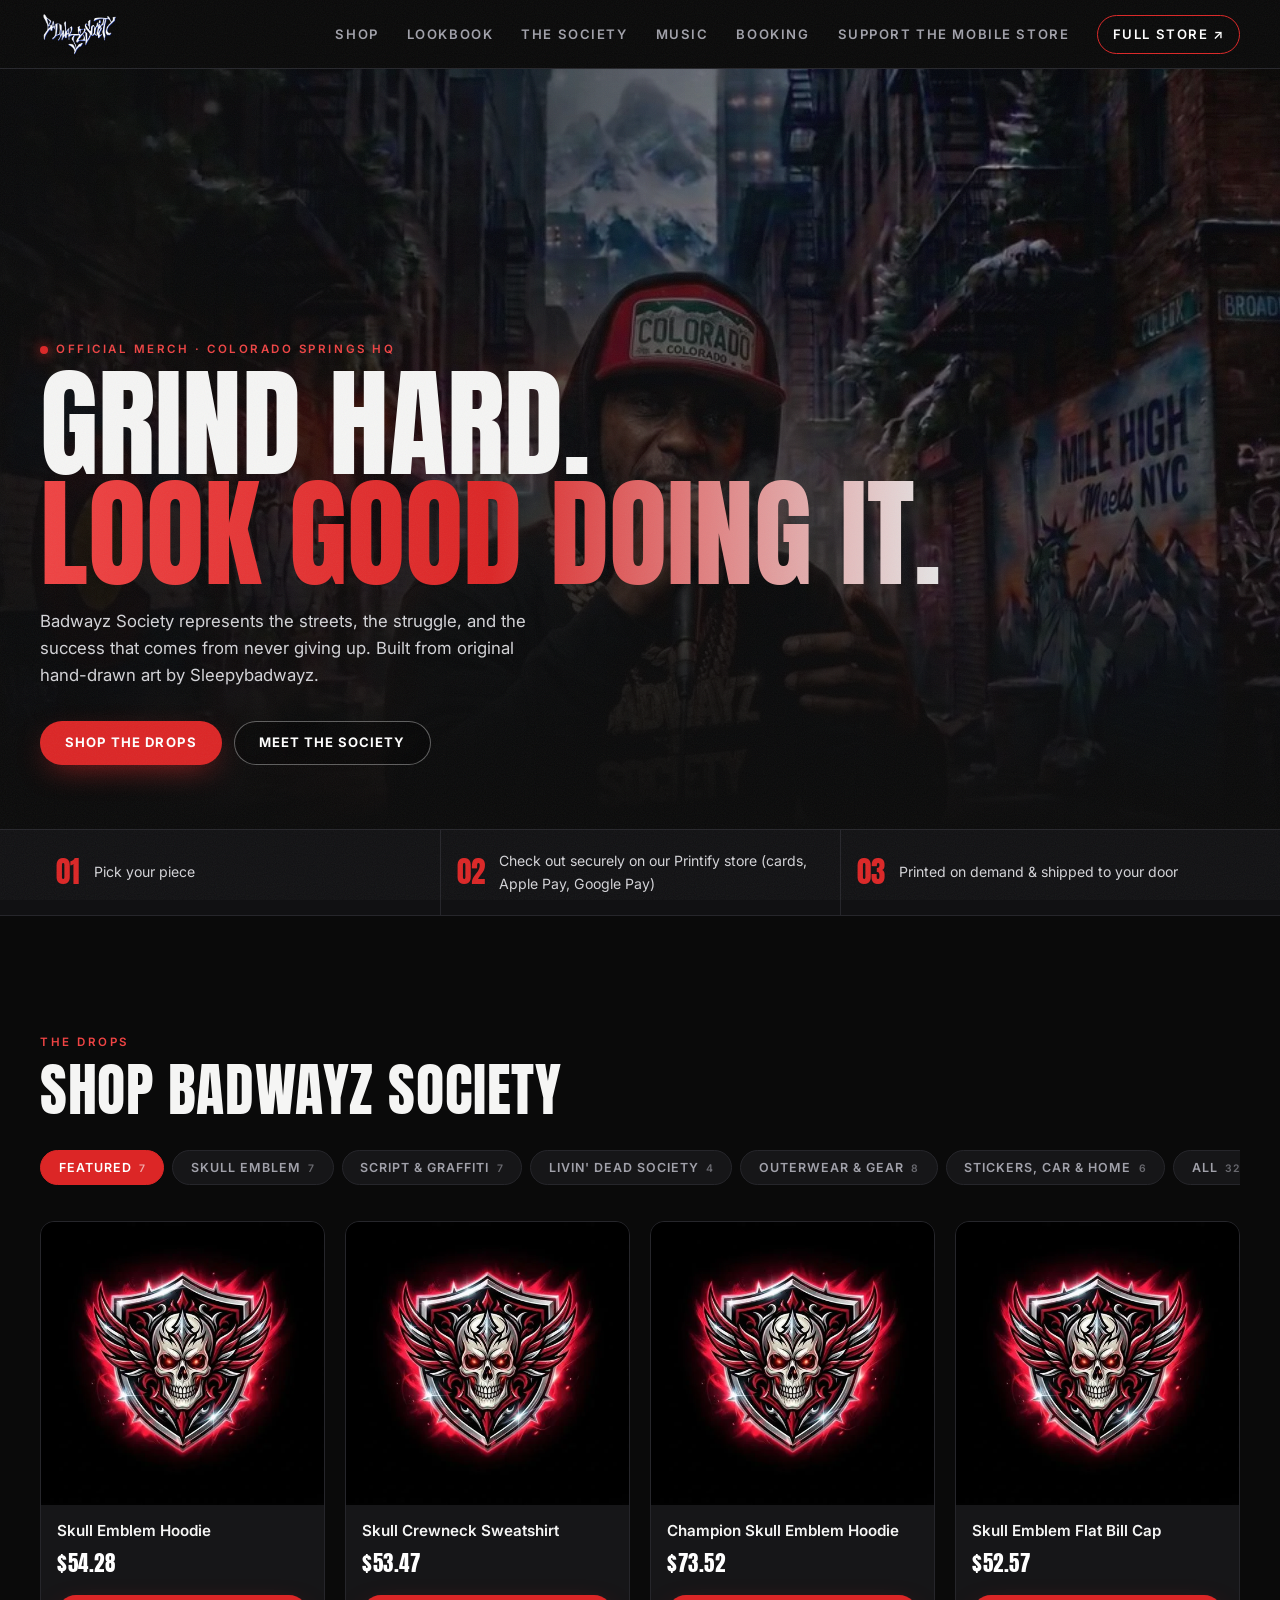
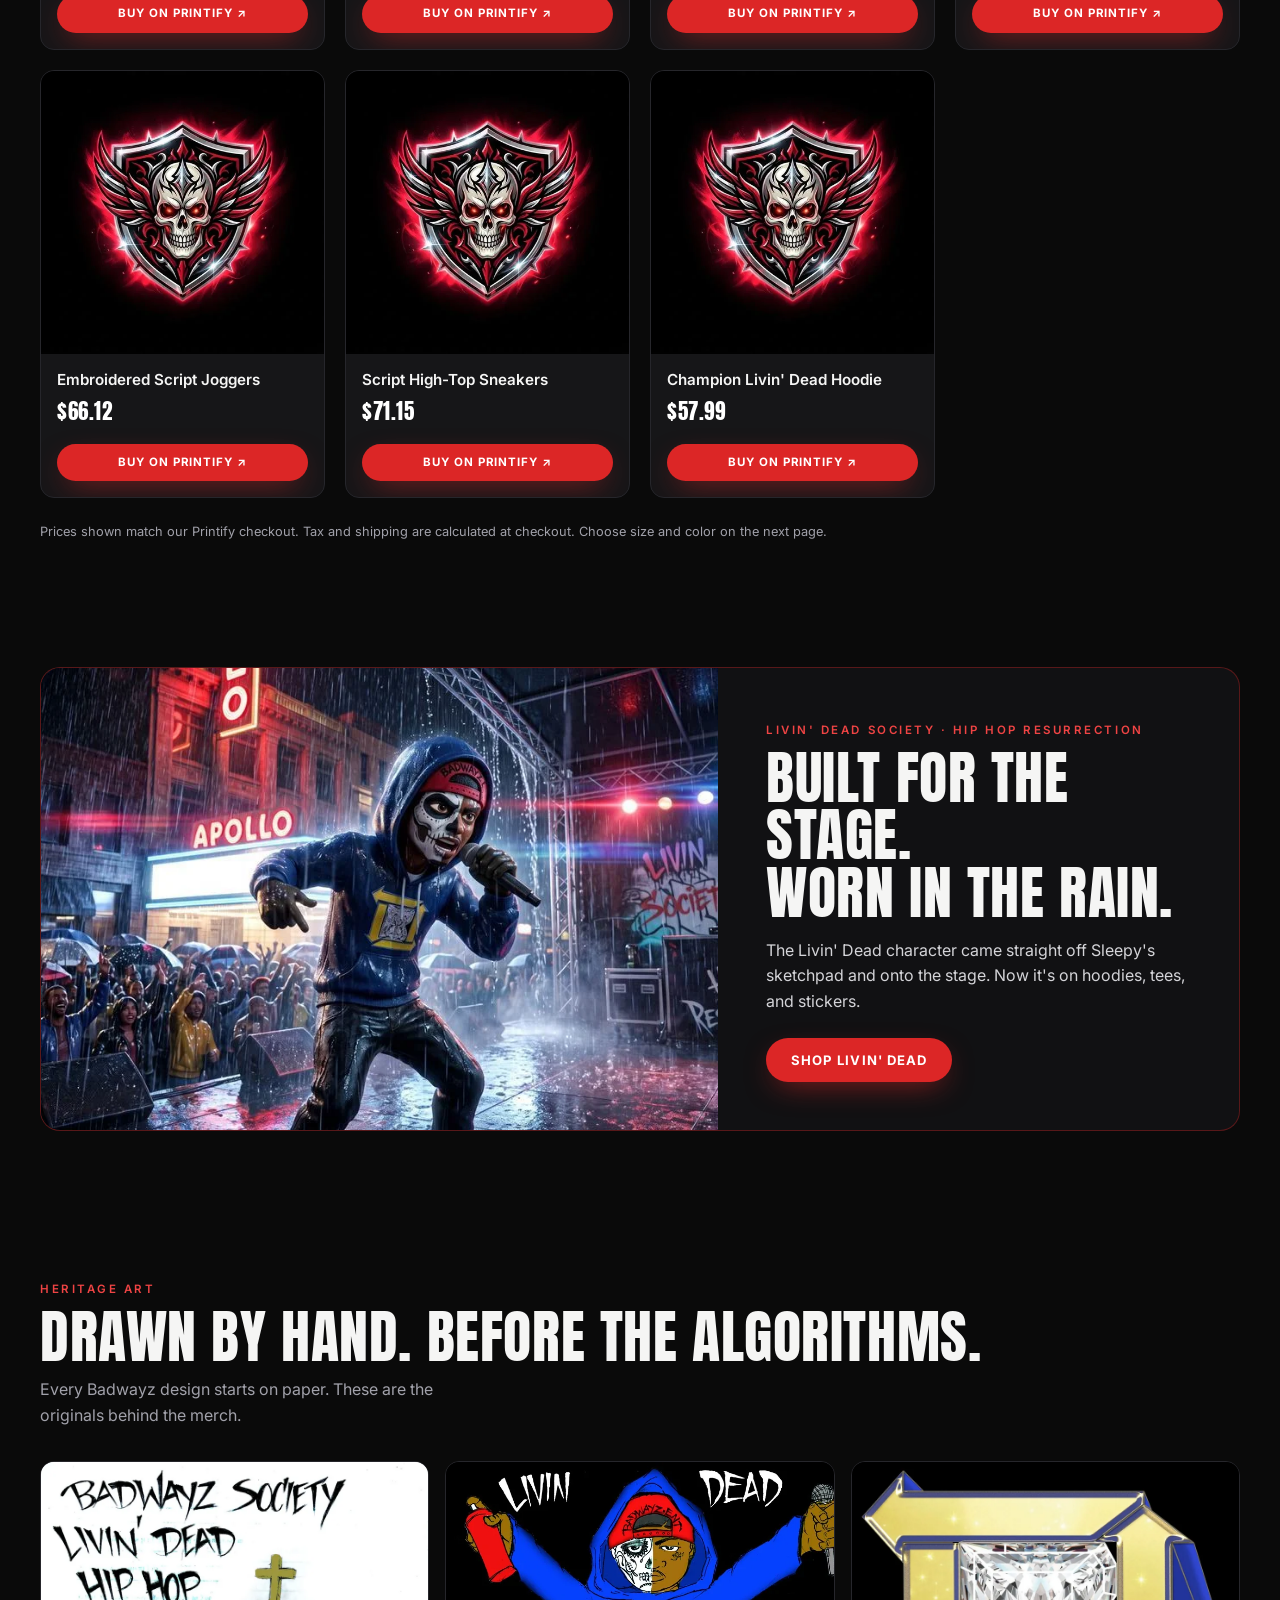
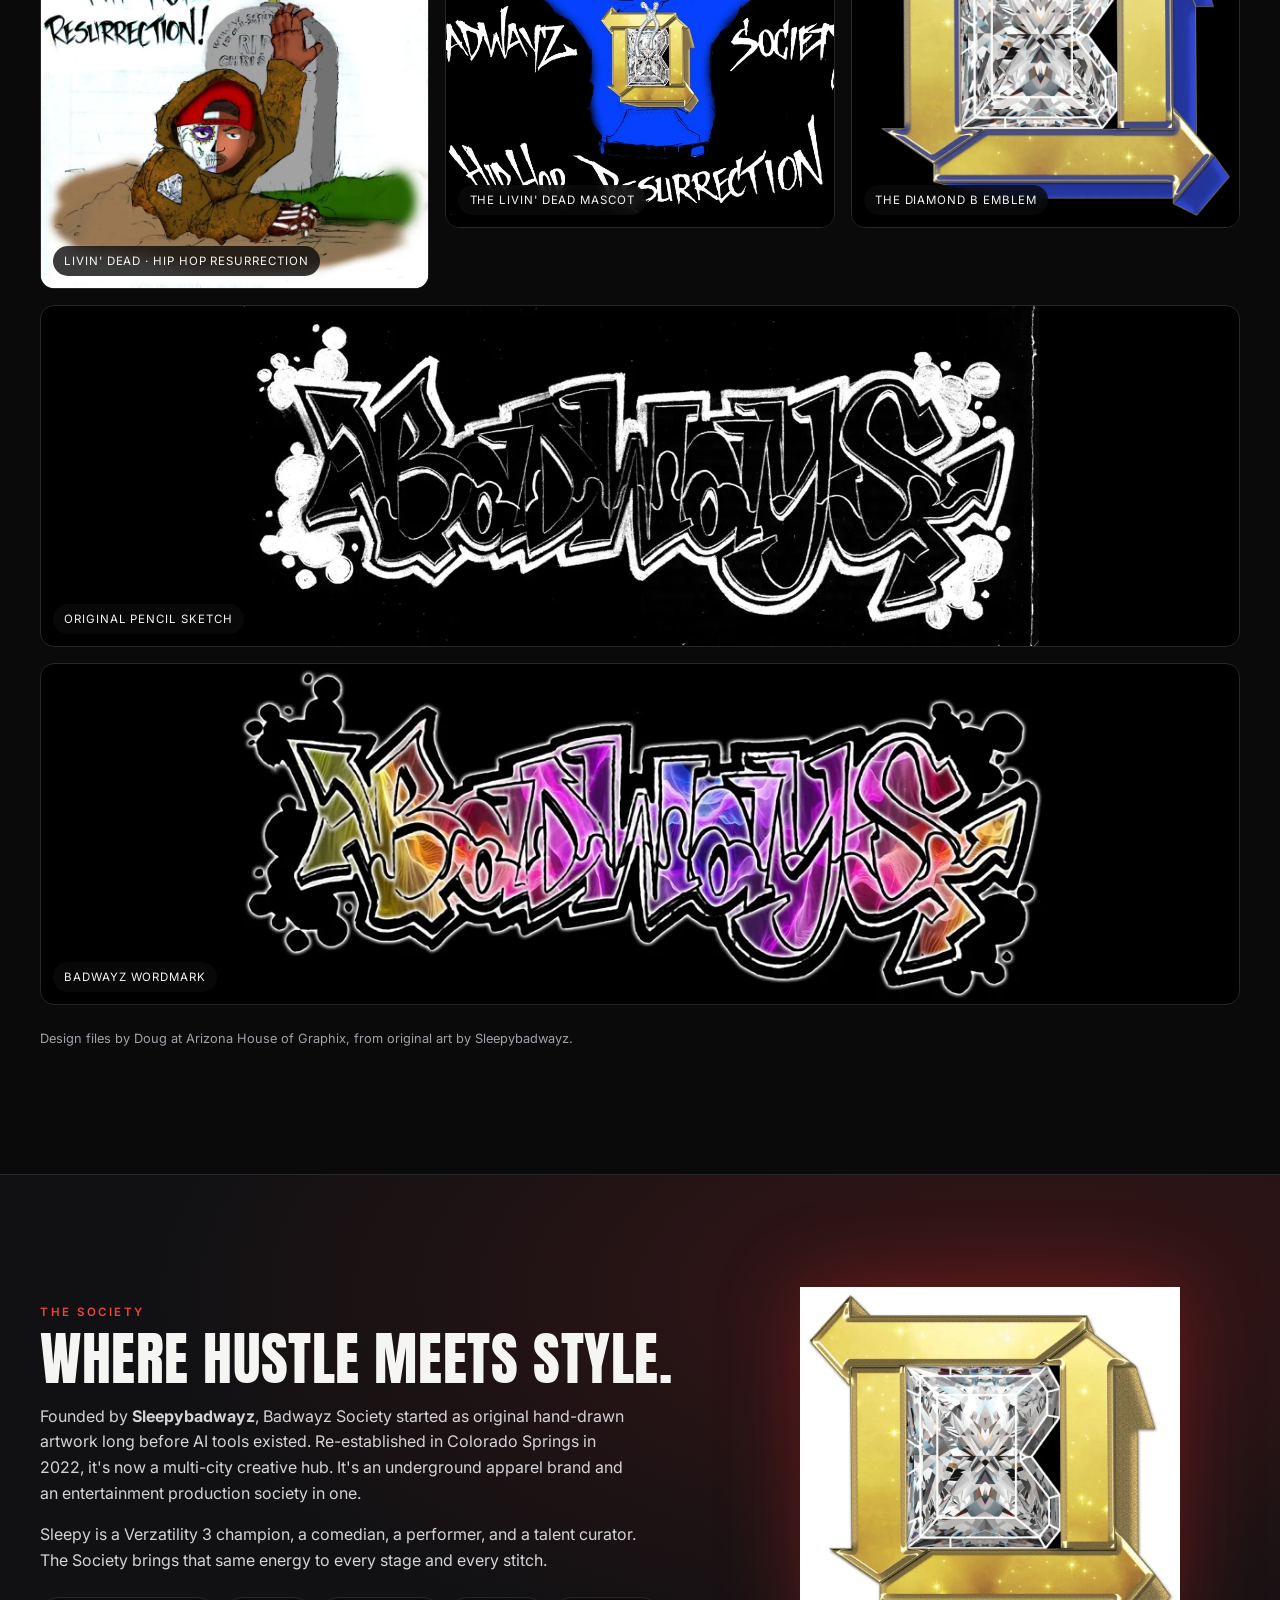
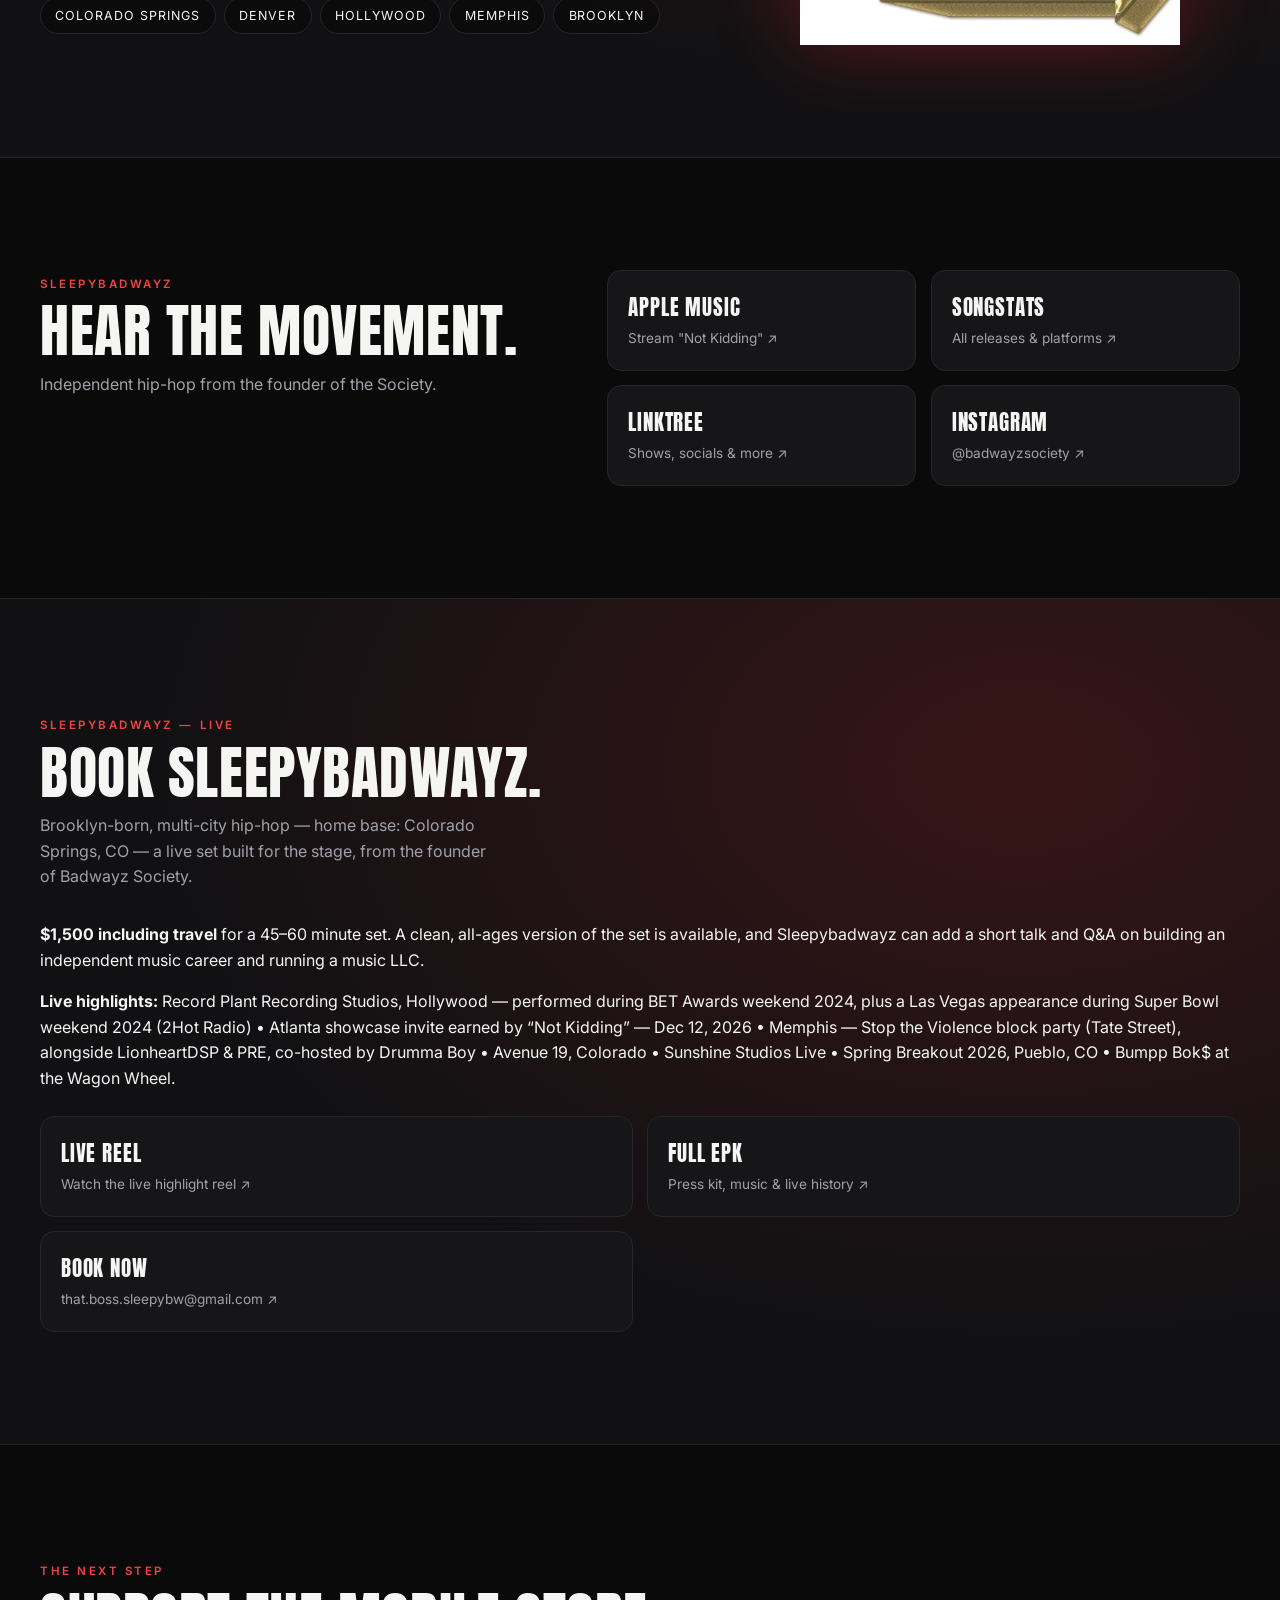
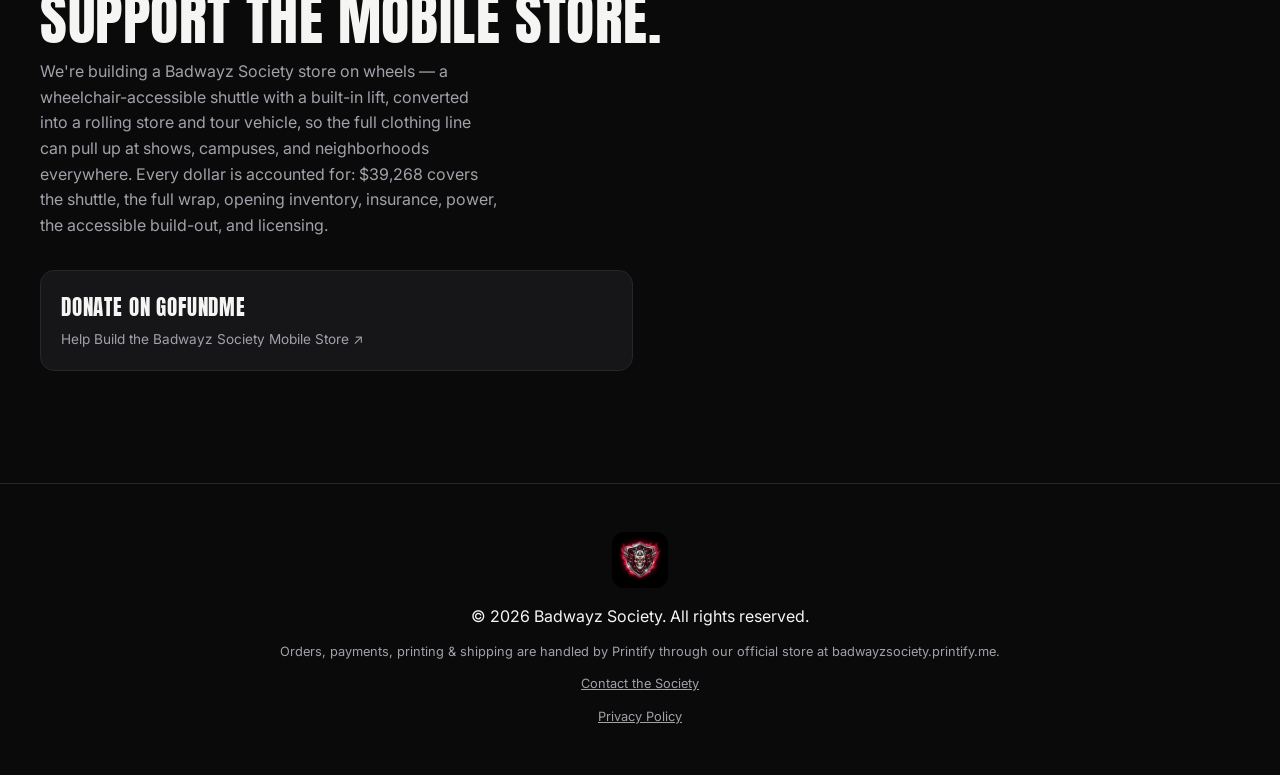
<file: index.html>
<!DOCTYPE html>
<html lang="en">
<head>
  <meta charset="UTF-8">
  <meta name="viewport" content="width=device-width, initial-scale=1">
  <title>Badwayz Society — Official Streetwear by Sleepybadwayz</title>
  <meta name="description" content="Official Badwayz Society streetwear and merch by Sleepybadwayz. Skull Emblem, Script & Graffiti, and Livin' Dead Society drops. Colorado Springs to the world.">
  <meta name="theme-color" content="#0a0a0a">

  <!-- Google tag (gtag.js) -->
  <script async src="https://www.googletagmanager.com/gtag/js?id=G-PSH3KYT56Q"></script>
  <script>
    window.dataLayer = window.dataLayer || [];
    function gtag(){dataLayer.push(arguments);}
    gtag('js', new Date());
    gtag('config', 'G-PSH3KYT56Q');
  </script>

  <!-- Social share preview -->
  <meta property="og:type" content="website">
  <meta property="og:title" content="Badwayz Society — Grind Hard. Look Good Doing It.">
  <meta property="og:description" content="Official Badwayz Society streetwear by Sleepybadwayz.">
  <meta property="og:image" content="https://sleepybadwayz1.github.io/Badwayz-Society/og-image.jpg">
  <meta name="twitter:card" content="summary_large_image">

  <link rel="icon" type="image/png" href="favicon.png">
  <link rel="apple-touch-icon" href="apple-touch-icon.png">

  <link rel="preconnect" href="https://fonts.googleapis.com">
  <link rel="preconnect" href="https://fonts.gstatic.com" crossorigin>
  <link rel="preconnect" href="https://images-api.printify.com">
  <link href="https://fonts.googleapis.com/css2?family=Anton&family=Inter:wght@400;500;600;700&display=swap" rel="stylesheet">
  <link rel="preload" as="image" href="hero-mile-high.webp">
  <link rel="stylesheet" href="styles.css">
  <script async src="https://pagead2.googlesyndication.com/pagead/js/adsbygoogle.js?client=ca-pub-7500737218795861"
     crossorigin="anonymous"></script>
</head>
<body>
  <a class="skip" href="#shop">Skip to shop</a>

  <!-- Sale banner: controlled in config.js (hidden unless a Printify promo is live) -->
  <div id="saleBanner" class="sale" hidden>
    <strong id="saleMessage"></strong> <span id="saleDetail"></span>
  </div>

  <header class="header">
    <div class="wrap header__inner">
      <a href="#top" class="brand" aria-label="Badwayz Society home">
        <img src="script-logo.webp" alt="Badwayz Society" width="150" height="88">
      </a>
      <nav class="nav" id="nav" aria-label="Main">
        <a href="#shop">Shop</a>
        <a href="#lookbook">Lookbook</a>
        <a href="#story">The Society</a>
        <a href="#music">Music</a>
        <a href="#booking">Booking</a>
        <a href="#support">Support the Mobile Store</a>
        <a href="https://badwayzsociety.printify.me" target="_blank" rel="noopener" class="nav__store">Full Store ↗</a>
      </nav>
      <button class="menu-btn" id="menuBtn" aria-label="Open menu" aria-expanded="false" aria-controls="nav">
        <span></span><span></span><span></span>
      </button>
    </div>
  </header>

  <main id="top">
    <!-- HERO -->
    <section class="hero">
      <div class="hero__bg" aria-hidden="true">
        <img src="hero-mile-high.webp" alt="" width="960" height="717" fetchpriority="high">
      </div>
      <div class="wrap hero__content">
        <p class="eyebrow"><span class="dot"></span> Official Merch · Colorado Springs HQ</p>
        <h1 class="hero__title">Grind hard.<br><span>Look good doing it.</span></h1>
        <p class="hero__lede">Badwayz Society represents the streets, the struggle, and the success that comes from never giving up. Built from original hand-drawn art by Sleepybadwayz.</p>
        <div class="hero__ctas">
          <a href="#shop" class="btn btn--red">Shop the drops</a>
          <a href="#story" class="btn btn--ghost">Meet the Society</a>
        </div>
      </div>
    </section>

    <!-- HOW IT WORKS -->
    <section class="how" aria-label="How ordering works">
      <div class="wrap how__grid">
        <div class="how__step"><b>01</b><span>Pick your piece</span></div>
        <div class="how__step"><b>02</b><span>Check out securely on our Printify store (cards, Apple Pay, Google Pay)</span></div>
        <div class="how__step"><b>03</b><span>Printed on demand &amp; shipped to your door</span></div>
      </div>
    </section>

    <!-- SHOP -->
    <section id="shop" class="section">
      <div class="wrap">
        <div class="section__head">
          <p class="eyebrow">The Drops</p>
          <h2 class="section__title">Shop Badwayz Society</h2>
        </div>

        <div class="tabs" id="capsuleTabs" role="tablist" aria-label="Filter by drop"></div>
        <div class="grid" id="productGrid" aria-live="polite"></div>

        <p class="fine">Prices shown match our Printify checkout. Tax and shipping are calculated at checkout. Choose size and color on the next page.</p>
      </div>
    </section>

    <!-- STAGE BANNER -->
    <section class="stage">
      <div class="wrap stage__inner">
        <div class="stage__img">
          <img src="stage-apollo.webp" alt="Livin' Dead Society character performing on a rainy stage" width="960" height="536" loading="lazy">
        </div>
        <div class="stage__copy">
          <p class="eyebrow">Livin' Dead Society · Hip Hop Resurrection</p>
          <h2 class="section__title">Built for the stage.<br>Worn in the rain.</h2>
          <p>The Livin' Dead character came straight off Sleepy's sketchpad and onto the stage. Now it's on hoodies, tees, and stickers.</p>
          <button class="btn btn--red" data-jump="livin">Shop Livin' Dead</button>
        </div>
      </div>
    </section>

    <!-- LOOKBOOK / HERITAGE -->
    <section id="lookbook" class="section">
      <div class="wrap">
        <div class="section__head">
          <p class="eyebrow">Heritage Art</p>
          <h2 class="section__title">Drawn by hand. Before the algorithms.</h2>
          <p class="section__sub">Every Badwayz design starts on paper. These are the originals behind the merch.</p>
        </div>
        <div class="gallery">
          <figure class="gallery__item gallery__item--tall">
            <img src="dead-drawing.webp" alt="Hand-drawn Livin' Dead Hip Hop Resurrection artwork" width="842" height="926" loading="lazy">
            <figcaption>Livin' Dead · Hip Hop Resurrection</figcaption>
          </figure>
          <figure class="gallery__item">
            <img src="sweatshirt-guy.webp" alt="Livin' Dead Badwayz Society character in a blue hoodie" width="900" height="708" loading="lazy">
            <figcaption>The Livin' Dead mascot</figcaption>
          </figure>
          <figure class="gallery__item">
            <img src="b-logo-blue.webp" alt="Badwayz gold and diamond B emblem" width="900" height="848" loading="lazy">
            <figcaption>The Diamond B emblem</figcaption>
          </figure>
          <figure class="gallery__item gallery__item--wide">
            <img src="sketch-graffiti.webp" alt="Original pencil graffiti sketch of the Badwayz name" width="1162" height="495" loading="lazy">
            <figcaption>Original pencil sketch</figcaption>
          </figure>
          <figure class="gallery__item gallery__item--wide">
            <img src="word-logo.webp" alt="Colorful Badwayz graffiti wordmark" width="900" height="372" loading="lazy">
            <figcaption>Badwayz wordmark</figcaption>
          </figure>
        </div>
        <p class="fine">Design files by Doug at Arizona House of Graphix, from original art by Sleepybadwayz.</p>
      </div>
    </section>

    <!-- STORY -->
    <section id="story" class="section section--dark">
      <div class="wrap story">
        <div class="story__copy">
          <p class="eyebrow">The Society</p>
          <h2 class="section__title">Where hustle meets style.</h2>
          <p>Founded by <strong>Sleepybadwayz</strong>, Badwayz Society started as original hand-drawn artwork long before AI tools existed. Re-established in Colorado Springs in 2022, it's now a multi-city creative hub. It's an underground apparel brand and an entertainment production society in one.</p>
          <p>Sleepy is a Verzatility 3 champion, a comedian, a performer, and a talent curator. The Society brings that same energy to every stage and every stitch.</p>
          <ul class="cities" aria-label="Society cities">
            <li>Colorado Springs</li><li>Denver</li><li>Hollywood</li><li>Memphis</li><li>Brooklyn</li>
          </ul>
        </div>
        <div class="story__mark">
          <img src="b-logo.webp" alt="" width="1000" height="942" loading="lazy">
        </div>
      </div>
    </section>

    <!-- MUSIC -->
    <section id="music" class="section">
      <div class="wrap music">
        <div>
          <p class="eyebrow">Sleepybadwayz</p>
          <h2 class="section__title">Hear the movement.</h2>
          <p class="section__sub">Independent hip-hop from the founder of the Society.</p>
          <div id="audioSlot"></div>
        </div>
        <div class="music__links">
          <a class="link-card" id="lnkApple" target="_blank" rel="noopener"><b>Apple Music</b><span>Stream "Not Kidding" ↗</span></a>
          <a class="link-card" id="lnkSongstats" target="_blank" rel="noopener"><b>Songstats</b><span>All releases &amp; platforms ↗</span></a>
          <a class="link-card" id="lnkLinktree" target="_blank" rel="noopener"><b>Linktree</b><span>Shows, socials &amp; more ↗</span></a>
          <a class="link-card" id="lnkInsta" target="_blank" rel="noopener"><b>Instagram</b><span>@badwayzsociety ↗</span></a>
        </div>
      </div>
    </section>

    <!-- BOOKING -->
    <section id="booking" class="section section--dark">
      <div class="wrap">
        <div class="section__head">
          <p class="eyebrow">Sleepybadwayz &mdash; Live</p>
          <h2 class="section__title">Book Sleepybadwayz.</h2>
          <p class="section__sub">Brooklyn-born, multi-city hip-hop &mdash; home base: Colorado Springs, CO &mdash; a live set built for the stage, from the founder of Badwayz Society.</p>
        </div>
        <p><strong>$1,500 including travel</strong> for a 45&ndash;60 minute set. A clean, all-ages version of the set is available, and Sleepybadwayz can add a short talk and Q&amp;A on building an independent music career and running a music LLC.</p>
        <p><strong>Live highlights:</strong> Record Plant Recording Studios, Hollywood &mdash; performed during BET Awards weekend 2024, plus a Las Vegas appearance during Super Bowl weekend 2024 (2Hot Radio) &bull; Atlanta showcase invite earned by &ldquo;Not Kidding&rdquo; &mdash; Dec 12, 2026 &bull; Memphis &mdash; Stop the Violence block party (Tate Street), alongside LionheartDSP &amp; PRE, co-hosted by Drumma Boy &bull; Avenue 19, Colorado &bull; Sunshine Studios Live &bull; Spring Breakout 2026, Pueblo, CO &bull; Bumpp Bok$ at the Wagon Wheel.</p>
        <div class="music__links" style="margin-top:1.5rem;">
          <a class="link-card" href="https://drive.google.com/file/d/16PW5U3FiLfRmWYjfzxjUz5h-kP78AJDW/view?usp=drivesdk" target="_blank" rel="noopener"><b>Live Reel</b><span>Watch the live highlight reel &#8599;</span></a>
          <a class="link-card" href="https://drive.google.com/file/d/1hFOmRPDaP5mvc5h9lGPtBzcr7zndgzlA/view" target="_blank" rel="noopener"><b>Full EPK</b><span>Press kit, music &amp; live history &#8599;</span></a>
          <a class="link-card" href="mailto:that.boss.sleepybw@gmail.com"><b>Book Now</b><span>that.boss.sleepybw@gmail.com &#8599;</span></a>
        </div>
      </div>
    </section>

    <!-- SUPPORT THE MOBILE STORE -->
    <section id="support" class="section">
      <div class="wrap">
        <div class="section__head">
          <p class="eyebrow">The Next Step</p>
          <h2 class="section__title">Support the Mobile Store.</h2>
          <p class="section__sub">We're building a Badwayz Society store on wheels &mdash; a wheelchair-accessible shuttle with a built-in lift, converted into a rolling store and tour vehicle, so the full clothing line can pull up at shows, campuses, and neighborhoods everywhere. Every dollar is accounted for: $39,268 covers the shuttle, the full wrap, opening inventory, insurance, power, the accessible build-out, and licensing.</p>
        </div>
        <div class="music__links">
          <a class="link-card" href="https://www.gofundme.com/f/help-build-the-badwayz-society-mobile-store" target="_blank" rel="noopener"><b>Donate on GoFundMe</b><span>Help Build the Badwayz Society Mobile Store &#8599;</span></a>
        </div>
      </div>
    </section>
  </main>

  <footer class="footer">
    <div class="wrap footer__inner">
      <img src="skull-crest.webp" alt="Badwayz Society skull crest" width="64" height="64" loading="lazy">
      <p>© <span id="year"></span> Badwayz Society. All rights reserved.</p>
      <p class="fine">Orders, payments, printing &amp; shipping are handled by Printify through our official store at badwayzsociety.printify.me.</p>
      <p class="fine"><a id="lnkEmail">Contact the Society</a></p>
      <p class="fine"><a href="privacy-policy.html">Privacy Policy</a></p>
    </div>
  </footer>

  <script src="config.js"></script>
  <script src="products.js"></script>
  <script src="app.js"></script>
</body>
</html>
</file>
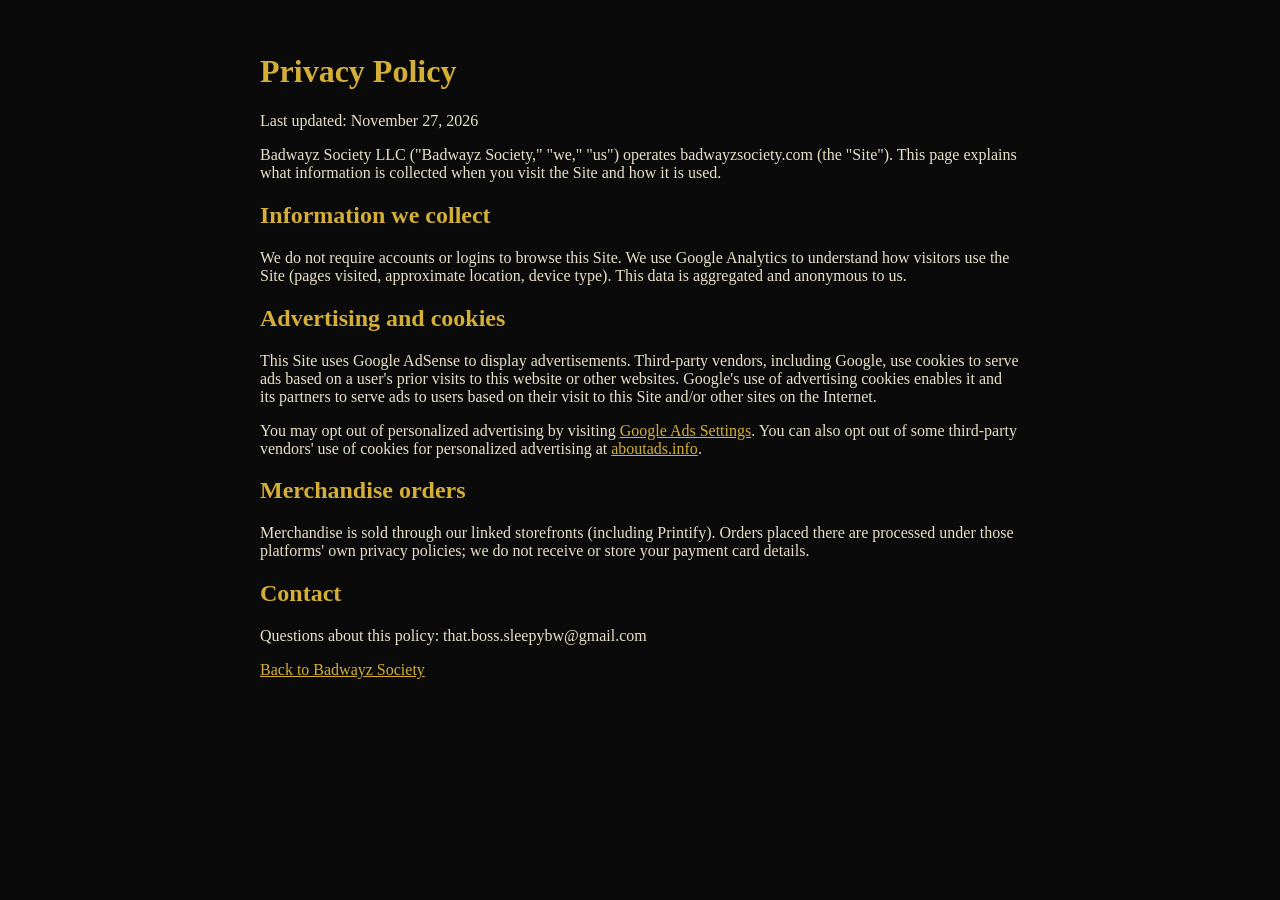
<file: privacy-policy.html>
<!DOCTYPE html>
<html lang="en">
<head>
<meta charset="UTF-8">
<meta name="viewport" content="width=device-width, initial-scale=1.0">
<title>Privacy Policy — Badwayz Society</title>
<style>
  body { background:#0a0a0a; color:#e8e0c8; font-family: Georgia, 'Times New Roman', serif; margin:0; padding:2rem 1rem; }
  main { max-width: 760px; margin: 0 auto; }
  h1, h2 { color:#d4af37; }
  a { color:#d4af37; }
</style>
</head>
<body>
<main>
<h1>Privacy Policy</h1>
<p>Last updated: November 27, 2026</p>
<p>Badwayz Society LLC ("Badwayz Society," "we," "us") operates badwayzsociety.com (the "Site"). This page explains what information is collected when you visit the Site and how it is used.</p>

<h2>Information we collect</h2>
<p>We do not require accounts or logins to browse this Site. We use Google Analytics to understand how visitors use the Site (pages visited, approximate location, device type). This data is aggregated and anonymous to us.</p>

<h2>Advertising and cookies</h2>
<p>This Site uses Google AdSense to display advertisements. Third-party vendors, including Google, use cookies to serve ads based on a user's prior visits to this website or other websites. Google's use of advertising cookies enables it and its partners to serve ads to users based on their visit to this Site and/or other sites on the Internet.</p>
<p>You may opt out of personalized advertising by visiting <a href="https://www.google.com/settings/ads">Google Ads Settings</a>. You can also opt out of some third-party vendors' use of cookies for personalized advertising at <a href="https://www.aboutads.info/">aboutads.info</a>.</p>

<h2>Merchandise orders</h2>
<p>Merchandise is sold through our linked storefronts (including Printify). Orders placed there are processed under those platforms' own privacy policies; we do not receive or store your payment card details.</p>

<h2>Contact</h2>
<p>Questions about this policy: that.boss.sleepybw@gmail.com</p>
<p><a href="/">Back to Badwayz Society</a></p>
</main>
</body>
</html>
</file>
<file: styles.css>
/* ==========================================================
   BADWAYZ SOCIETY — styles
   Black #0a0a0a · Crimson #DC2626 · White
   ========================================================== */
:root {
  --black: #0a0a0a;
  --ink: #111113;
  --panel: #161618;
  --line: #26262b;
  --muted: #a1a1aa;
  --white: #f5f5f4;
  --red: #dc2626;
  --red-hot: #ef4444;
  --red-deep: #7f1d1d;
  --blue: #2f4bff;            /* small accent only — from Sleepy's logo files */
  --display: 'Anton', Impact, 'Arial Narrow', sans-serif;
  --body: 'Inter', system-ui, -apple-system, Segoe UI, Roboto, sans-serif;
  --radius: 14px;
  --wrap: 1200px;
}

*, *::before, *::after { box-sizing: border-box; }
html { scroll-behavior: smooth; scroll-padding-top: 80px; }
body {
  margin: 0;
  background: var(--black);
  color: var(--white);
  font: 16px/1.6 var(--body);
  -webkit-font-smoothing: antialiased;
  overflow-x: hidden;
}
/* subtle film grain for texture */
body::before {
  content: ""; position: fixed; inset: 0; pointer-events: none; z-index: 100; opacity: .06;
  background-image: url("data:image/svg+xml,%3Csvg xmlns='http://www.w3.org/2000/svg' width='160' height='160'%3E%3Cfilter id='n'%3E%3CfeTurbulence type='fractalNoise' baseFrequency='.9' numOctaves='2' stitchTiles='stitch'/%3E%3C/filter%3E%3Crect width='100%25' height='100%25' filter='url(%23n)'/%3E%3C/svg%3E");
}
img { max-width: 100%; height: auto; display: block; }
a { color: inherit; }
::selection { background: var(--red); color: #fff; }
:focus-visible { outline: 2px solid var(--red-hot); outline-offset: 3px; }

.wrap { width: min(100% - 2.5rem, var(--wrap)); margin-inline: auto; }
.skip { position: absolute; left: -999px; top: 0; background: var(--red); padding: .5rem 1rem; z-index: 200; }
.skip:focus { left: 1rem; }

/* ---------- Type ---------- */
.eyebrow {
  display: inline-flex; align-items: center; gap: .5rem; margin: 0 0 .75rem;
  font: 600 .72rem/1 var(--body); letter-spacing: .22em; text-transform: uppercase; color: var(--red-hot);
}
.dot { width: 8px; height: 8px; border-radius: 50%; background: var(--red); box-shadow: 0 0 12px var(--red); animation: pulse 2s infinite; }
@keyframes pulse { 50% { opacity: .35; } }
.section__title {
  margin: 0; font: 400 clamp(2rem, 6vw, 3.6rem)/1 var(--display); letter-spacing: .01em; text-transform: uppercase;
}
.section__sub { color: var(--muted); max-width: 46ch; margin: .75rem 0 0; }
.fine { color: var(--muted); font-size: .8rem; margin-top: 1.5rem; }

/* ---------- Buttons ---------- */
.btn {
  display: inline-flex; align-items: center; justify-content: center; gap: .4rem;
  padding: .9rem 1.5rem; border-radius: 999px; border: 1px solid transparent;
  font: 700 .82rem/1 var(--body); letter-spacing: .08em; text-transform: uppercase; text-decoration: none;
  cursor: pointer; transition: transform .2s, background .2s, box-shadow .2s, border-color .2s;
}
.btn:hover { transform: translateY(-2px); }
.btn--red { background: var(--red); color: #fff; box-shadow: 0 10px 30px -10px rgba(220,38,38,.7); }
.btn--red:hover { background: var(--red-hot); box-shadow: 0 14px 36px -10px rgba(239,68,68,.85); }
.btn--ghost { color: #fff; border-color: rgba(255,255,255,.35); background: rgba(0,0,0,.3); backdrop-filter: blur(6px); }
.btn--ghost:hover { border-color: #fff; }
.btn--block { width: 100%; }

/* ---------- Sale banner ---------- */
.sale {
  background: linear-gradient(90deg, var(--red-deep), var(--red), var(--red-deep));
  text-align: center; padding: .6rem 1rem; font-size: .82rem; letter-spacing: .05em;
}
.sale strong { font-family: var(--display); font-weight: 400; letter-spacing: .08em; margin-right: .4rem; }

/* ---------- Header ---------- */
.header {
  position: sticky; top: 0; z-index: 50;
  background: rgba(10,10,10,.82); backdrop-filter: blur(12px);
  border-bottom: 1px solid var(--line);
}
.header__inner { display: flex; align-items: center; justify-content: space-between; height: 68px; }
.brand img { height: 46px; width: auto; mix-blend-mode: lighten; }
.nav { display: flex; gap: 1.75rem; align-items: center; }
.nav a { text-decoration: none; font-size: .82rem; font-weight: 600; letter-spacing: .12em; text-transform: uppercase; color: var(--muted); transition: color .2s; }
.nav a:hover { color: #fff; }
.nav__store { color: #fff !important; border: 1px solid var(--red); padding: .5rem .9rem; border-radius: 999px; }
.menu-btn { display: none; background: none; border: 0; padding: .5rem; cursor: pointer; }
.menu-btn span { display: block; width: 22px; height: 2px; background: #fff; margin: 5px 0; }

@media (max-width: 820px) {
  .menu-btn { display: block; }
  .nav {
    position: absolute; top: 68px; left: 0; right: 0; flex-direction: column; align-items: stretch; gap: 0;
    background: var(--ink); border-bottom: 1px solid var(--line); display: none;
  }
  .nav.is-open { display: flex; }
  .nav a { padding: 1rem 1.25rem; border-top: 1px solid var(--line); }
  .nav__store { border: 0 !important; border-radius: 0 !important; color: var(--red-hot) !important; }
}

/* ---------- Hero ---------- */
.hero { position: relative; min-height: min(88vh, 760px); display: flex; align-items: flex-end; overflow: hidden; isolation: isolate; }
.hero__bg { position: absolute; inset: 0; z-index: -1; }
.hero__bg img { width: 100%; height: 100%; object-fit: cover; object-position: 60% 30%; transform: scale(1.04); }
.hero__bg::after {
  content: ""; position: absolute; inset: 0;
  background:
    linear-gradient(180deg, rgba(10,10,10,.2) 0%, rgba(10,10,10,.55) 55%, var(--black) 100%),
    linear-gradient(90deg, rgba(10,10,10,.85) 0%, rgba(10,10,10,.2) 70%);
}
.hero__content { padding: 7rem 0 4rem; max-width: var(--wrap); }
.hero__title { margin: 0; font: 400 clamp(3rem, 11vw, 7.5rem)/.92 var(--display); text-transform: uppercase; }
.hero__title span {
  background: linear-gradient(90deg, var(--red-hot), var(--red) 50%, #e5e5e5);
  -webkit-background-clip: text; background-clip: text; color: transparent;
}
.hero__lede { max-width: 46ch; color: #d4d4d8; font-size: 1.05rem; margin: 1.25rem 0 2rem; }
.hero__ctas { display: flex; flex-wrap: wrap; gap: .75rem; }

/* ---------- How it works ---------- */
.how { border-block: 1px solid var(--line); background: var(--ink); }
.how__grid { display: grid; grid-template-columns: repeat(3, 1fr); }
.how__step { display: flex; gap: .9rem; align-items: center; padding: 1.25rem 1rem; font-size: .88rem; color: #d4d4d8; }
.how__step + .how__step { border-left: 1px solid var(--line); }
.how__step b { font: 400 1.8rem/1 var(--display); color: var(--red); }
@media (max-width: 700px) {
  .how__grid { grid-template-columns: 1fr; }
  .how__step + .how__step { border-left: 0; border-top: 1px solid var(--line); }
}

/* ---------- Sections ---------- */
.section { padding: clamp(4rem, 9vw, 7rem) 0; }
.section--dark { background: radial-gradient(ellipse at 80% 20%, rgba(127,29,29,.35), transparent 60%), var(--ink); border-block: 1px solid var(--line); }
.section__head { margin-bottom: 2rem; }

/* ---------- Tabs ---------- */
.tabs { display: flex; gap: .5rem; overflow-x: auto; padding-bottom: .5rem; margin-bottom: 1.75rem; scrollbar-width: none; }
.tabs::-webkit-scrollbar { display: none; }
.tab {
  flex: none; background: var(--panel); color: var(--muted); border: 1px solid var(--line);
  padding: .65rem 1.1rem; border-radius: 999px; cursor: pointer;
  font: 600 .78rem/1 var(--body); letter-spacing: .08em; text-transform: uppercase; transition: all .2s;
}
.tab small { opacity: .6; margin-left: .2rem; }
.tab:hover { color: #fff; border-color: #3f3f46; }
.tab.is-active { background: var(--red); border-color: var(--red); color: #fff; }

/* ---------- Product grid ---------- */
.grid { display: grid; grid-template-columns: repeat(auto-fill, minmax(230px, 1fr)); gap: 1.25rem; }
@media (max-width: 520px) { .grid { grid-template-columns: repeat(2, 1fr); gap: .75rem; } }
.card {
  background: var(--panel); border: 1px solid var(--line); border-radius: var(--radius); overflow: hidden;
  display: flex; flex-direction: column; transition: transform .25s, border-color .25s, box-shadow .25s;
}
.card:hover { transform: translateY(-4px); border-color: rgba(220,38,38,.6); box-shadow: 0 18px 40px -18px rgba(0,0,0,.9), 0 0 24px -10px rgba(220,38,38,.5); }
.card__img { display: block; aspect-ratio: 1; background: #ececec; overflow: hidden; }
.card__img img { width: 100%; height: 100%; object-fit: contain; transition: transform .5s; }
.card:hover .card__img img { transform: scale(1.05); }
.card__img img.is-fallback { object-fit: cover; background: var(--black); }
.card__body { padding: 1rem; display: flex; flex-direction: column; gap: .35rem; flex: 1; }
.card__name { margin: 0; font-size: .95rem; font-weight: 600; line-height: 1.3; }
.card__price { margin: 0 0 .6rem; font-family: var(--display); font-size: 1.3rem; letter-spacing: .03em; color: #fff; margin-top: auto; }
.card .btn { padding: .75rem 1rem; font-size: .72rem; }
@media (max-width: 520px) { .card__body { padding: .75rem; } .card__name { font-size: .85rem; } .card .btn { font-size: .66rem; padding: .7rem .5rem; } }

/* ---------- Stage banner ---------- */
.stage { padding-bottom: 2rem; }
.stage__inner {
  display: grid; grid-template-columns: 1.3fr 1fr; align-items: center; overflow: hidden;
  border: 1px solid rgba(220,38,38,.35); border-radius: calc(var(--radius) + 6px); background: var(--ink);
}
.stage__img { height: 100%; min-height: 280px; }
.stage__img img { width: 100%; height: 100%; object-fit: cover; }
.stage__copy { padding: clamp(1.5rem, 4vw, 3rem); }
.stage__copy p:not(.eyebrow) { color: #d4d4d8; margin: 1rem 0 1.5rem; }
@media (max-width: 820px) { .stage__inner { grid-template-columns: 1fr; } }

/* ---------- Gallery ---------- */
.gallery { display: grid; grid-template-columns: repeat(3, 1fr); gap: 1rem; }
.gallery__item { margin: 0; position: relative; border-radius: var(--radius); overflow: hidden; background: #000; border: 1px solid var(--line); }
.gallery__item img { width: 100%; height: 100%; object-fit: cover; transition: transform .6s; }
.gallery__item:hover img { transform: scale(1.04); }
.gallery__item--tall { grid-row: span 2; }
.gallery__item--tall img { object-fit: contain; background: #f4f4f2; }
.gallery__item--wide { grid-column: span 3; }
.gallery__item--wide img { object-fit: contain; max-height: 340px; margin: auto; }
.gallery__item figcaption {
  position: absolute; left: .75rem; bottom: .75rem; background: rgba(10,10,10,.8); backdrop-filter: blur(6px);
  padding: .35rem .7rem; border-radius: 999px; font-size: .72rem; letter-spacing: .08em; text-transform: uppercase;
}
@media (max-width: 760px) {
  .gallery { grid-template-columns: 1fr 1fr; }
  .gallery__item--tall { grid-column: span 2; grid-row: auto; }
  .gallery__item--wide { grid-column: span 2; }
}

/* ---------- Story ---------- */
.story { display: grid; grid-template-columns: 1.3fr 1fr; gap: 3rem; align-items: center; }
.story__copy p:not(.eyebrow) { color: #d4d4d8; max-width: 60ch; }
.story__mark img { filter: drop-shadow(0 0 40px rgba(220,38,38,.35)); max-width: 380px; margin-inline: auto; }
.cities { list-style: none; padding: 0; margin: 1.5rem 0 0; display: flex; flex-wrap: wrap; gap: .5rem; }
.cities li { border: 1px solid var(--line); background: rgba(0,0,0,.35); padding: .45rem .9rem; border-radius: 999px; font-size: .78rem; letter-spacing: .08em; text-transform: uppercase; }
@media (max-width: 820px) { .story { grid-template-columns: 1fr; } .story__mark { order: -1; } .story__mark img { max-width: 220px; } }

/* ---------- Music ---------- */
.music { display: grid; grid-template-columns: 1fr 1.2fr; gap: 2.5rem; align-items: start; }
.music__links { display: grid; grid-template-columns: 1fr 1fr; gap: .9rem; }
.link-card {
  display: flex; flex-direction: column; gap: .25rem; padding: 1.25rem; border-radius: var(--radius);
  background: var(--panel); border: 1px solid var(--line); text-decoration: none; transition: border-color .2s, transform .2s;
}
.link-card:hover { border-color: var(--red); transform: translateY(-2px); }
.link-card b { font-family: var(--display); font-weight: 400; font-size: 1.3rem; letter-spacing: .04em; text-transform: uppercase; }
.link-card span { color: var(--muted); font-size: .85rem; }
.audio__label { margin: 1.5rem 0 .5rem; font-size: .8rem; color: var(--muted); text-transform: uppercase; letter-spacing: .1em; }
audio { width: 100%; }
@media (max-width: 820px) { .music { grid-template-columns: 1fr; } }
@media (max-width: 420px) { .music__links { grid-template-columns: 1fr; } }

/* ---------- Footer ---------- */
.footer { border-top: 1px solid var(--line); padding: 3rem 0; text-align: center; }
.footer__inner { display: flex; flex-direction: column; align-items: center; gap: .25rem; }
.footer img { width: 56px; border-radius: 12px; margin-bottom: .75rem; }
.footer p { margin: 0; }
.footer .fine { margin-top: .5rem; }

@media (prefers-reduced-motion: reduce) {
  *, *::before, *::after { animation: none !important; transition: none !important; scroll-behavior: auto !important; }
}
</file>
